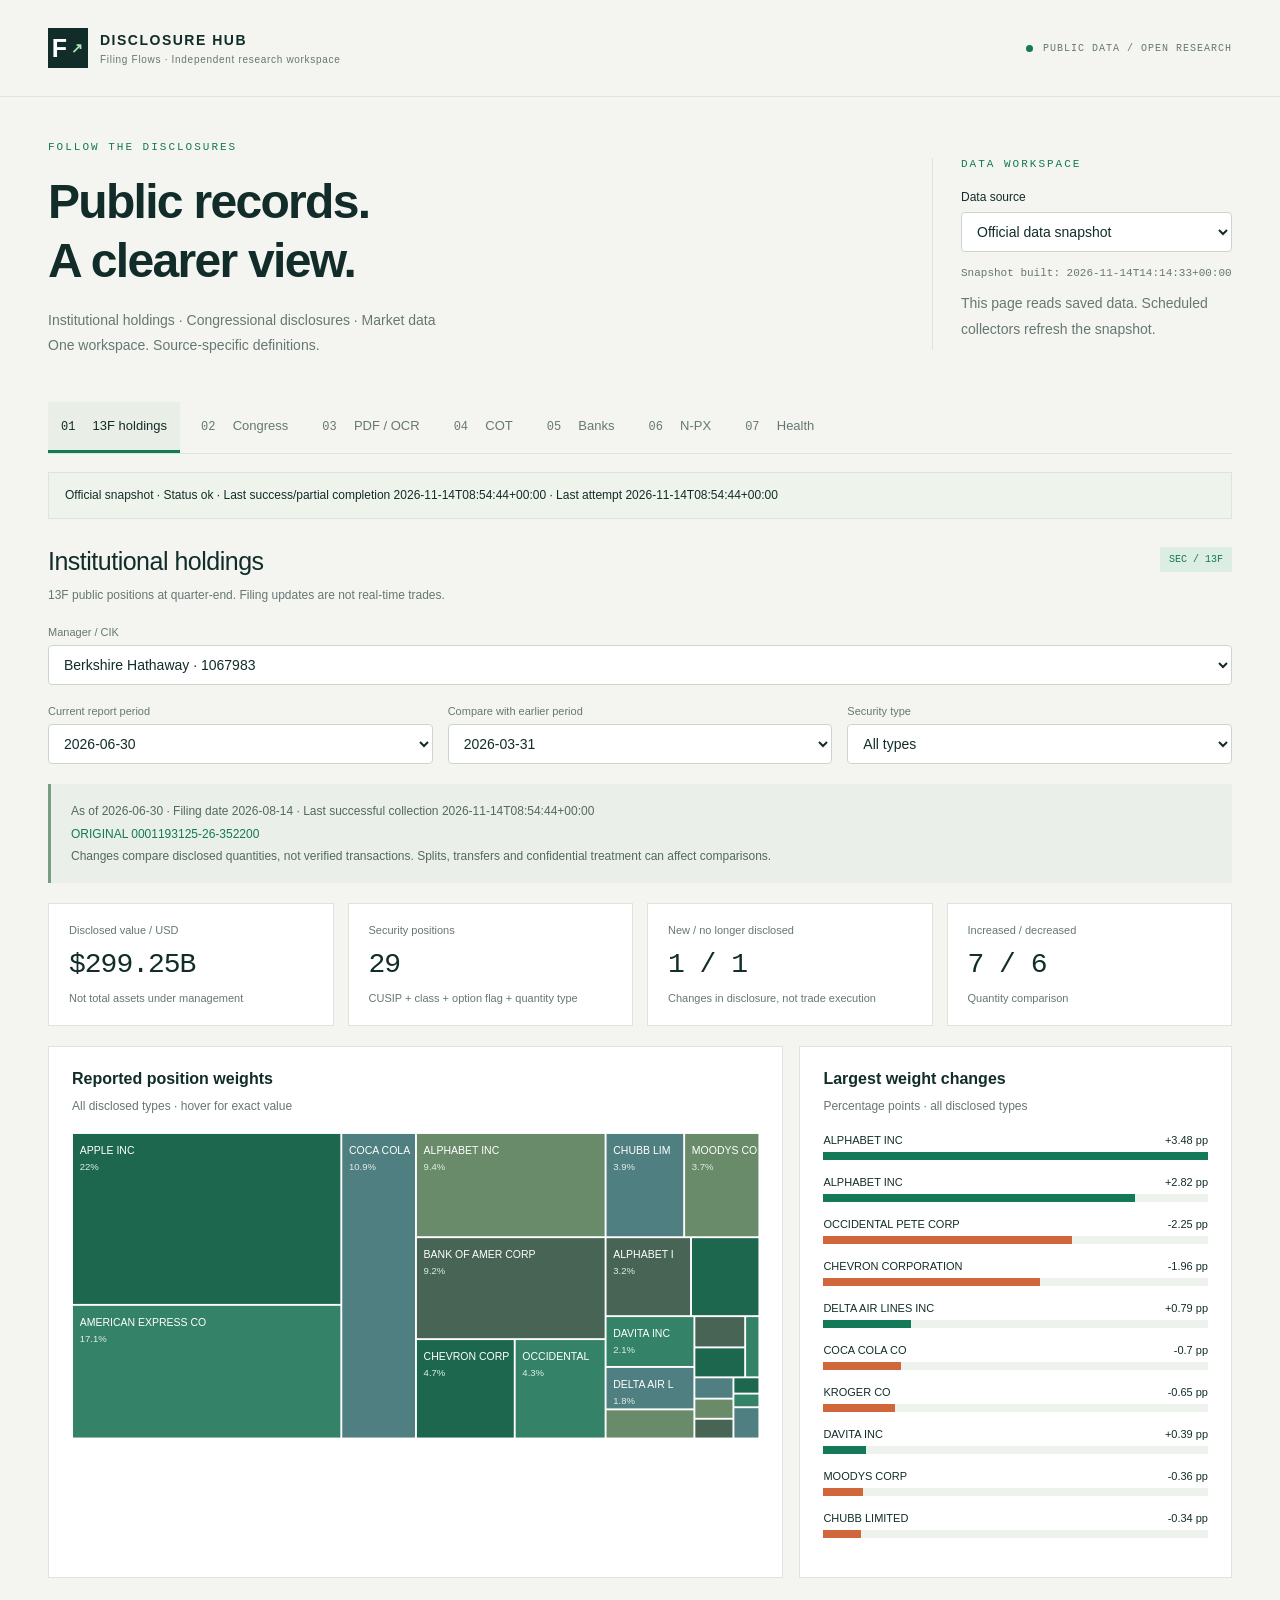
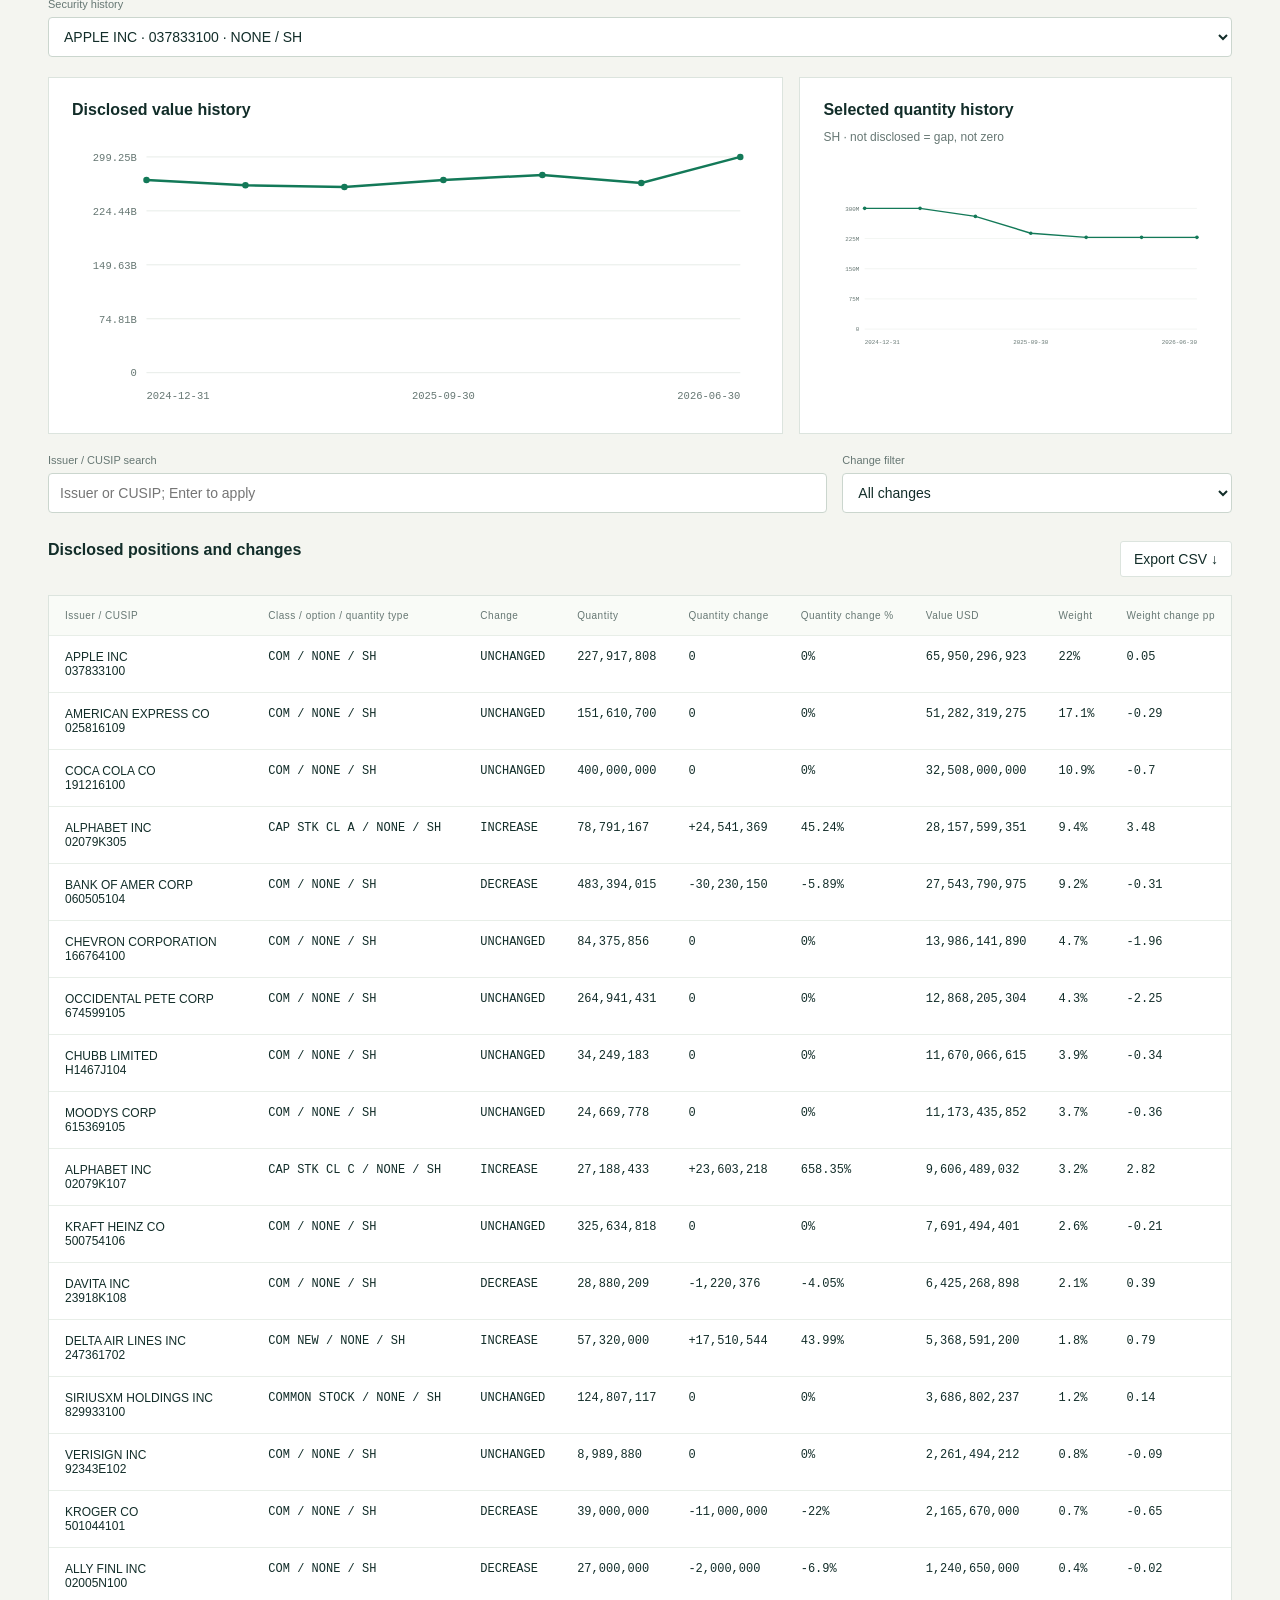
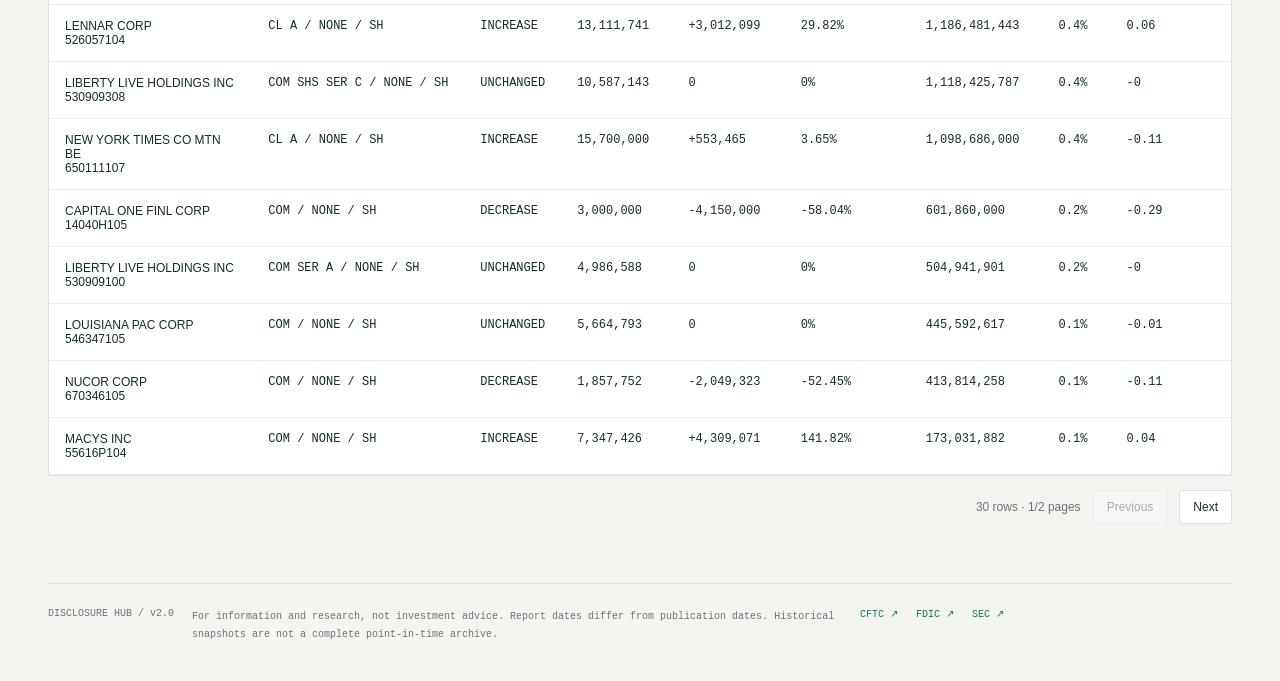
<file: docs/index.html>
<!doctype html>
<html lang="en">
<head>
<meta charset="utf-8"><meta name="viewport" content="width=device-width, initial-scale=1">
<meta name="description" content="Independent 13F, congressional disclosure, COT, bank financial and proxy-vote dashboard.">
<title>Disclosure Hub · Public Disclosure Hub</title>
<link rel="stylesheet" href="styles.css">
</head>
<body>
<header><a class="brand" href="index.html"><span class="brand-icon">F<span>↗</span></span><span>DISCLOSURE HUB<small>Filing Flows · Independent research workspace</small></span></a><div class="header-right"><span class="dot"></span> PUBLIC DATA / OPEN RESEARCH</div></header>
<main>
<section class="intro"><div><div class="eyebrow">FOLLOW THE DISCLOSURES</div><h1>Public records.<br>A clearer view.</h1><p>Institutional holdings · Congressional disclosures · Market data<br>One workspace. Source-specific definitions.</p></div><div class="intro-aside"><div class="eyebrow">DATA WORKSPACE</div><label for="mode">Data source</label><select id="mode"><option value="official">Official data snapshot</option><option value="demo">Fictional demo</option></select><div id="buildtime"></div><p>This page reads saved data. Scheduled collectors refresh the snapshot.</p></div></section>
<nav aria-label="Data modules"><button data-tab="holdings" class="active" aria-pressed="true">01 <span>13F holdings</span></button><button data-tab="congress" aria-pressed="false">02 <span>Congress</span></button><button data-tab="review" aria-pressed="false">03 <span>PDF / OCR</span></button><button data-tab="cot" aria-pressed="false">04 <span>COT</span></button><button data-tab="banks" aria-pressed="false">05 <span>Banks</span></button><button data-tab="npx" aria-pressed="false">06 <span>N-PX</span></button><button data-tab="status" aria-pressed="false">07 <span>Health</span></button></nav>
<div id="notice" role="status"></div>
<section id="workspace" aria-live="polite"></section>
<footer><span>DISCLOSURE HUB / v2.0</span><p>For information and research, not investment advice. Report dates differ from publication dates. Historical snapshots are not a complete point-in-time archive.</p><a href="https://www.cftc.gov/MarketReports/CommitmentsofTraders/index.htm" target="_blank" rel="noopener">CFTC ↗</a><a href="https://api.fdic.gov/banks/docs/" target="_blank" rel="noopener">FDIC ↗</a><a href="https://www.sec.gov/edgar/search/" target="_blank" rel="noopener">SEC ↗</a></footer>
</main>
<script src="data/live.js"></script><script src="data/demo.js"></script><script src="extensions.js"></script><script src="app.js"></script>
</body></html>
</file>
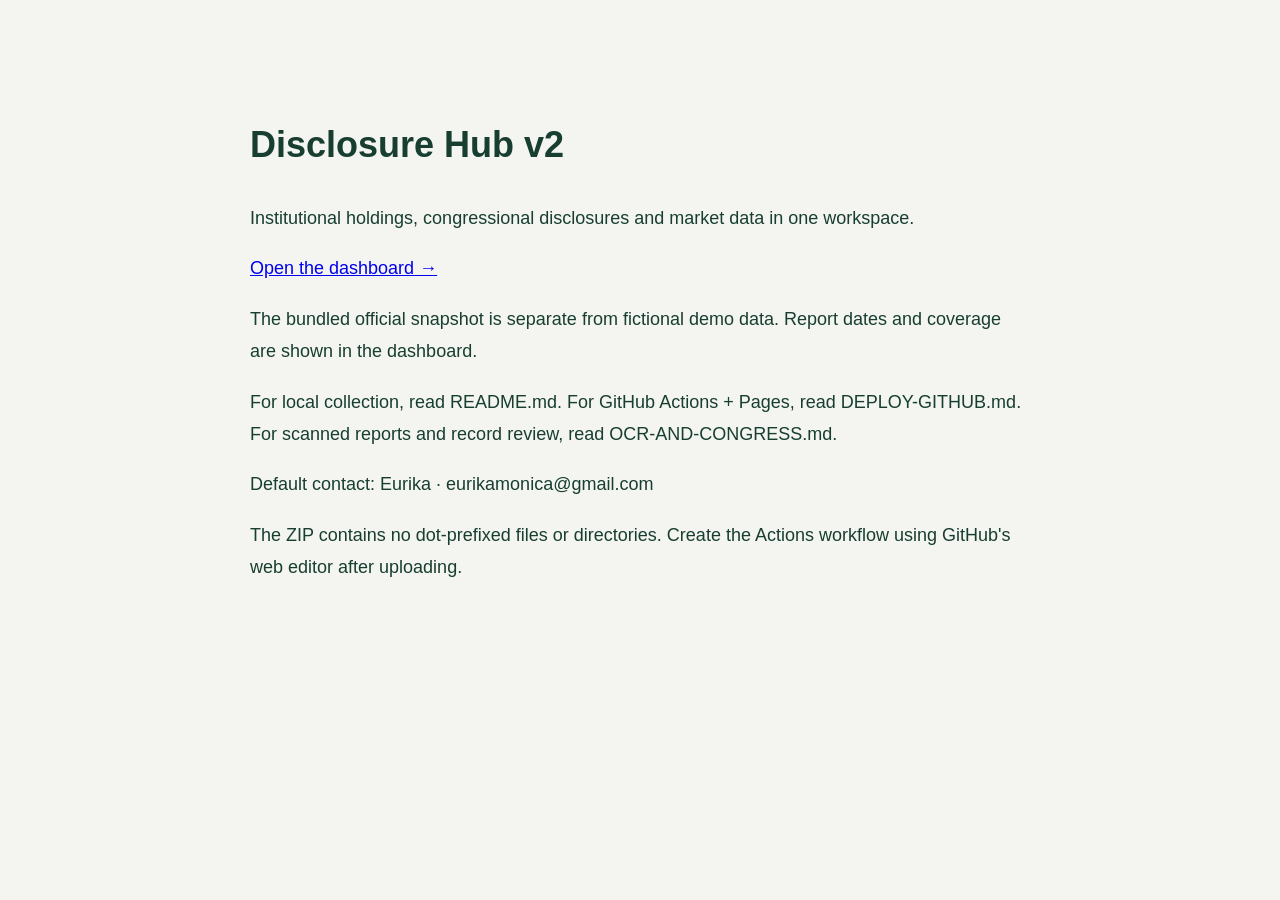
<file: START-HERE.html>
<!doctype html><html lang="en"><meta charset="utf-8"><meta name="viewport" content="width=device-width,initial-scale=1"><title>Start · Disclosure Hub v2</title><body style="font:18px/1.8 Arial,sans-serif;max-width:780px;margin:65px auto;padding:24px;color:#173e31;background:#f4f5f0"><h1>Disclosure Hub v2</h1><p>Institutional holdings, congressional disclosures and market data in one workspace.</p><p><a href="docs/index.html">Open the dashboard →</a></p><p>The bundled official snapshot is separate from fictional demo data. Report dates and coverage are shown in the dashboard.</p><p>For local collection, read README.md. For GitHub Actions + Pages, read DEPLOY-GITHUB.md. For scanned reports and record review, read OCR-AND-CONGRESS.md.</p><p>Default contact: Eurika · eurikamonica@gmail.com</p><p>The ZIP contains no dot-prefixed files or directories. Create the Actions workflow using GitHub's web editor after uploading.</p></body></html>
</file>
<file: docs/styles.css>
:root{--bg:#f4f5f0;--surface:#fff;--ink:#122d29;--muted:#667773;--line:#dce4de;--green:#137958;--mint:#dceee4;--orange:#cf673a;--mono:Consolas,'SFMono-Regular',monospace}*{box-sizing:border-box}body{margin:0;background:var(--bg);color:var(--ink);font-family:Arial,'Microsoft YaHei',sans-serif;font-size:14px}button,input,select{font:inherit}button,a,select{touch-action:manipulation}a{color:var(--green);text-decoration:none}a:hover{text-decoration:underline}header{max-width:1440px;margin:auto;padding:28px 48px;display:flex;justify-content:space-between;align-items:center;border-bottom:1px solid var(--line)}.brand{display:flex;gap:12px;align-items:center;color:var(--ink);font-weight:800;letter-spacing:1.5px}.brand small{display:block;font-size:10px;letter-spacing:.7px;color:var(--muted);margin-top:6px;font-weight:400}.brand-icon{display:inline-flex;background:var(--ink);color:#fff;width:40px;height:40px;align-items:center;justify-content:center;font-size:25px;position:relative}.brand-icon span{font-size:14px;margin-left:2px;color:#a8e8b8}.header-right{font:10px var(--mono);color:var(--muted);letter-spacing:1px;display:flex;align-items:center;gap:10px}.dot{width:7px;height:7px;border-radius:100%;background:var(--green)}main{max-width:1440px;padding:0 48px;margin:auto}.intro{display:flex;justify-content:space-between;gap:40px;padding:44px 0 36px}.eyebrow{font:11px var(--mono);letter-spacing:2px;color:var(--green);margin-bottom:20px}h1{font-size:clamp(32px,4vw,48px);line-height:1.22;letter-spacing:-1.7px;margin:0 0 18px;font-weight:600}.intro p{color:var(--muted);line-height:1.8;margin:8px 0}.intro-aside{width:300px;border-left:1px solid var(--line);padding-left:28px;align-self:center}.intro-aside label{display:block;margin:12px 0 8px;font-size:12px}.intro-aside select{width:100%}#buildtime{font:11px var(--mono);margin-top:12px;color:var(--muted);line-height:1.8}nav{display:flex;gap:8px;border-bottom:1px solid var(--line);margin-bottom:18px}nav button{border:0;background:none;color:var(--muted);padding:17px 26px;cursor:pointer;font:12px var(--mono);border-bottom:3px solid transparent}nav button span{font:15px Arial,'Microsoft YaHei',sans-serif;margin-left:10px}nav button.active{border-bottom-color:var(--green);color:var(--ink);background:#e9eee7}#notice{font-size:12px;padding:12px 16px;border:1px solid var(--line);background:#eef3ec;line-height:1.7;margin-bottom:24px}#notice.warn{background:#fff1df;border-color:#edd0a4;color:#80520f}.section-head{display:flex;align-items:start;justify-content:space-between;margin:28px 0 18px;gap:12px}h2{font-size:25px;font-weight:500;letter-spacing:-.5px;margin:0 0 9px}h3{font-size:16px;font-weight:600;margin:0 0 8px}.sub{color:var(--muted);font-size:12px;line-height:1.8;margin:0}.tag{font:10px var(--mono);background:var(--mint);color:var(--green);padding:7px 9px;white-space:nowrap}.toolbar{display:flex;gap:15px;flex-wrap:wrap;margin:20px 0}.field{display:flex;flex-direction:column;gap:7px;min-width:160px;flex:1}.field.wide{flex:2}.field label{font-size:11px;color:var(--muted)}select,input{border:1px solid #cbd6ce;border-radius:4px;background:#fff;color:var(--ink);min-height:40px;padding:9px 11px;min-width:0;max-width:100%}input:focus,select:focus,button:focus-visible{outline:2px solid var(--green);outline-offset:3px}.metrics{display:grid;grid-template-columns:repeat(4,minmax(0,1fr));gap:14px;margin:20px 0}.metric{border:1px solid var(--line);background:var(--surface);padding:20px;min-height:112px}.metric label{font-size:11px;color:var(--muted);display:block}.metric strong{display:block;font:28px var(--mono);letter-spacing:-1px;margin:13px 0 9px;overflow-wrap:anywhere}.metric small{color:var(--muted);font-size:11px}.charts{display:grid;grid-template-columns:1.7fr 1fr;gap:16px;margin:18px 0}.panel{padding:23px;background:#fff;border:1px solid var(--line);min-width:0}.plot{width:100%;height:auto;display:block;margin-top:15px;min-height:220px}.axis{fill:var(--muted);font:11px var(--mono)}.gridline{stroke:#e6ece7;stroke-width:1}.chartline{stroke:var(--green);stroke-width:2.6;fill:none}.tablebox{overflow:auto;background:white;border:1px solid var(--line);margin:15px 0 0;max-width:100%}table{border-collapse:collapse;width:100%;font-size:12px;min-width:600px}td,th{text-align:left;padding:14px 16px;border-bottom:1px solid #e8eee8;vertical-align:top}th{font-weight:400;font-size:10px;letter-spacing:.5px;color:var(--muted);background:#f9fbf7;white-space:nowrap}td.num{font-family:var(--mono);white-space:nowrap}td.description{min-width:230px;line-height:1.65;max-width:460px}.pill{display:inline-block;padding:3px 6px;margin:2px;background:#eff4ef;font-size:10px}.action{border:1px solid var(--line);background:white;padding:9px 13px;cursor:pointer;color:var(--ink);border-radius:3px}.action:hover{background:var(--mint)}.action:disabled{opacity:.35;cursor:default}.pager{display:flex;gap:12px;align-items:center;justify-content:flex-end;padding:14px 0;font-size:12px;color:var(--muted)}.empty{padding:60px 24px;text-align:center;border:1px dashed #becdc1;line-height:2;color:var(--muted)}.explain{padding:16px 20px;background:#eaf0e9;color:#53695c;font-size:12px;line-height:1.85;border-left:3px solid #779e85;margin:16px 0}.legend{font-size:11px;color:var(--muted);margin-top:12px}.legend b{color:var(--green);margin-right:14px}.bar-row{margin:16px 0}.bar-label{font-size:11px;margin-bottom:6px;display:flex;justify-content:space-between;gap:12px}.bar-track{height:8px;background:#eef2ec}.bar-fill{height:100%;background:var(--green)}.statusgrid{display:grid;grid-template-columns:repeat(3,1fr);gap:16px;margin:20px 0}.statusgrid pre{white-space:pre-wrap;font:12px var(--mono);line-height:1.9;overflow-wrap:anywhere}.muted{color:var(--muted)}details{font-size:12px;line-height:1.8;margin:15px 0}summary{cursor:pointer;color:var(--green)}footer{margin-top:45px;border-top:1px solid var(--line);padding:24px 0 35px;display:flex;gap:18px;align-items:flex-start;color:var(--muted);font:10px var(--mono)}footer p{flex:1;max-width:650px;margin:0;line-height:1.8}footer>span{white-space:nowrap}footer a{white-space:nowrap}@media(max-width:950px){main,header{padding-left:22px;padding-right:22px}.charts{grid-template-columns:1fr}.metrics{grid-template-columns:repeat(2,1fr)}.header-right{display:none}.intro-aside{width:250px}.statusgrid{grid-template-columns:1fr}nav button{padding:15px 12px}}@media(max-width:600px){.intro{display:block;padding-top:30px}.intro-aside{width:100%;border-left:0;border-top:1px solid var(--line);padding:20px 0 0;margin-top:24px}.intro-aside .eyebrow{display:none}nav{overflow:auto}nav button{white-space:nowrap;padding:14px 9px}nav button span{font-size:12px;margin-left:4px}.field{min-width:135px}.metric{padding:15px}.metric strong{font-size:23px}footer{flex-wrap:wrap}footer p{min-width:100%}.section-head{flex-wrap:wrap}.panel{padding:16px}}

nav{overflow-x:auto}nav button{padding:16px 13px;white-space:nowrap}nav button span{font-size:13px}.statusgrid{grid-template-columns:repeat(auto-fit,minmax(230px,1fr))}pre{font-family:var(--mono);font-size:12px}
</file>
